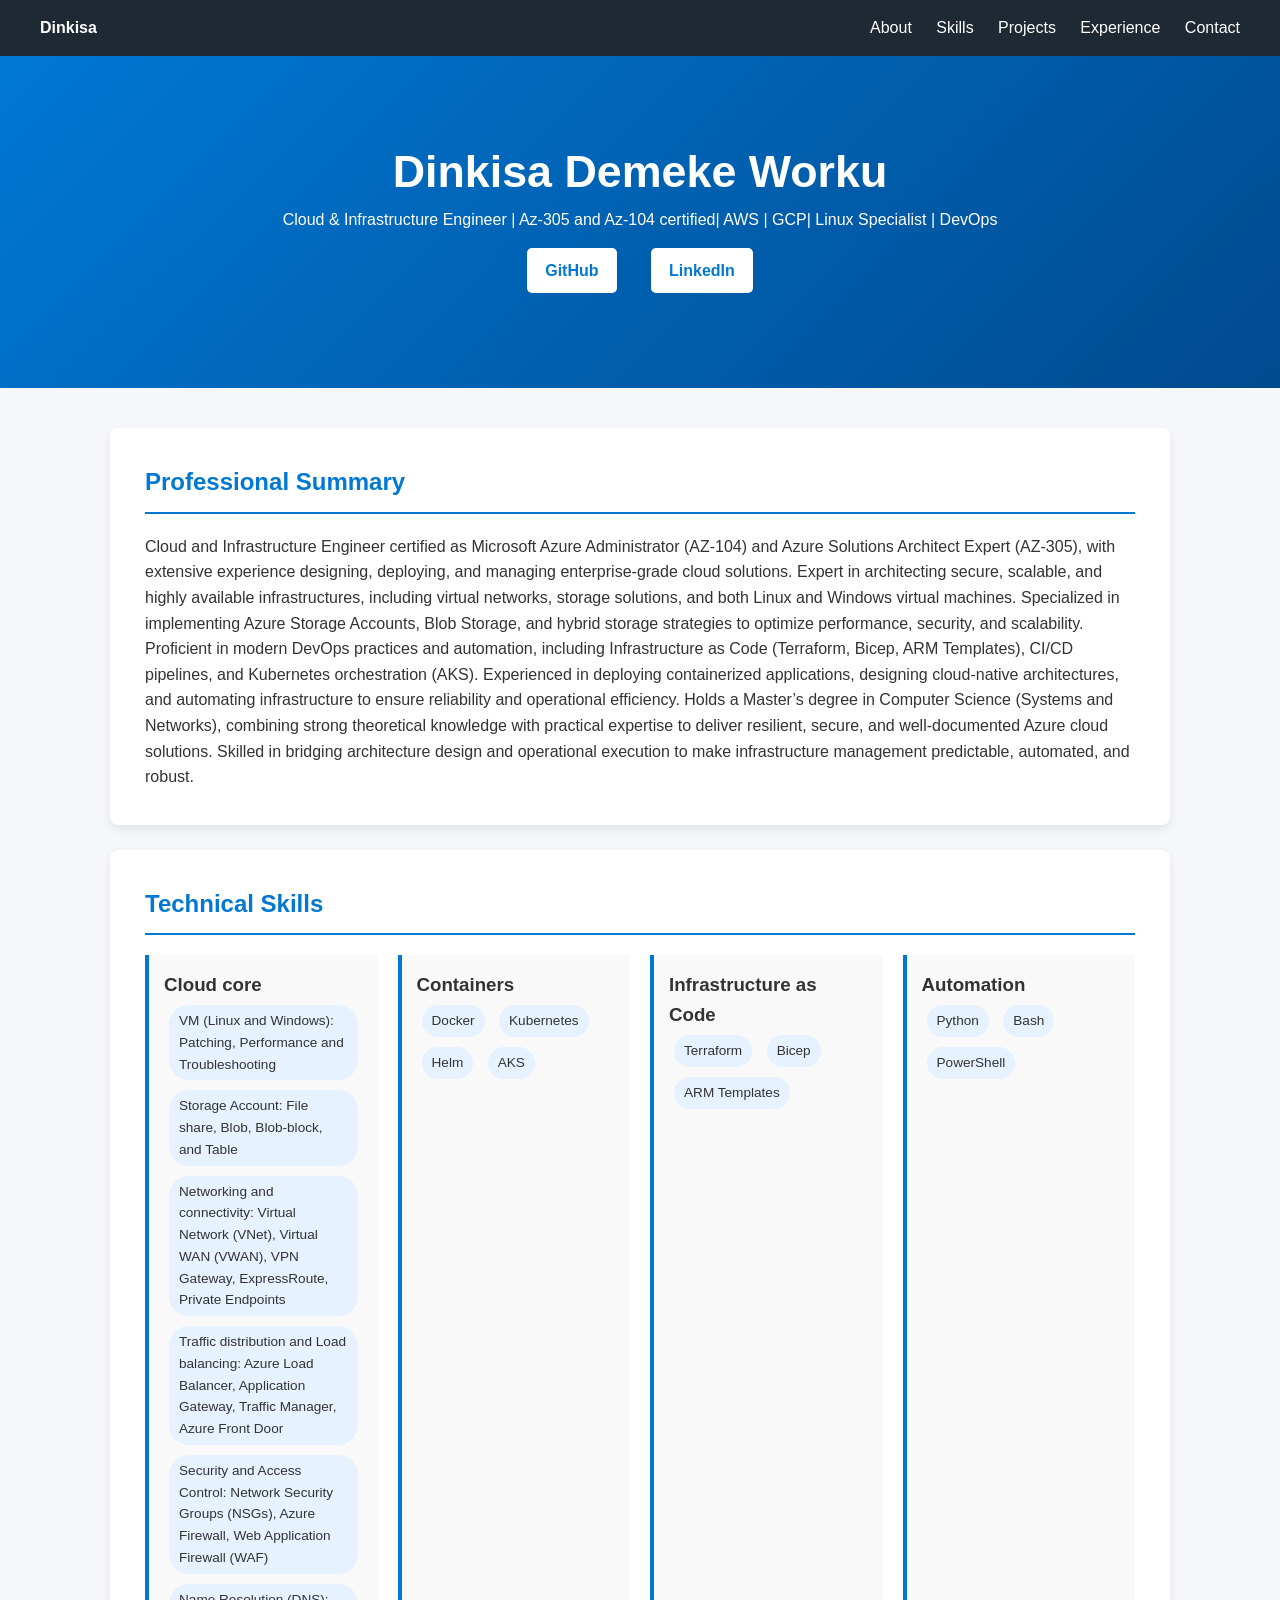
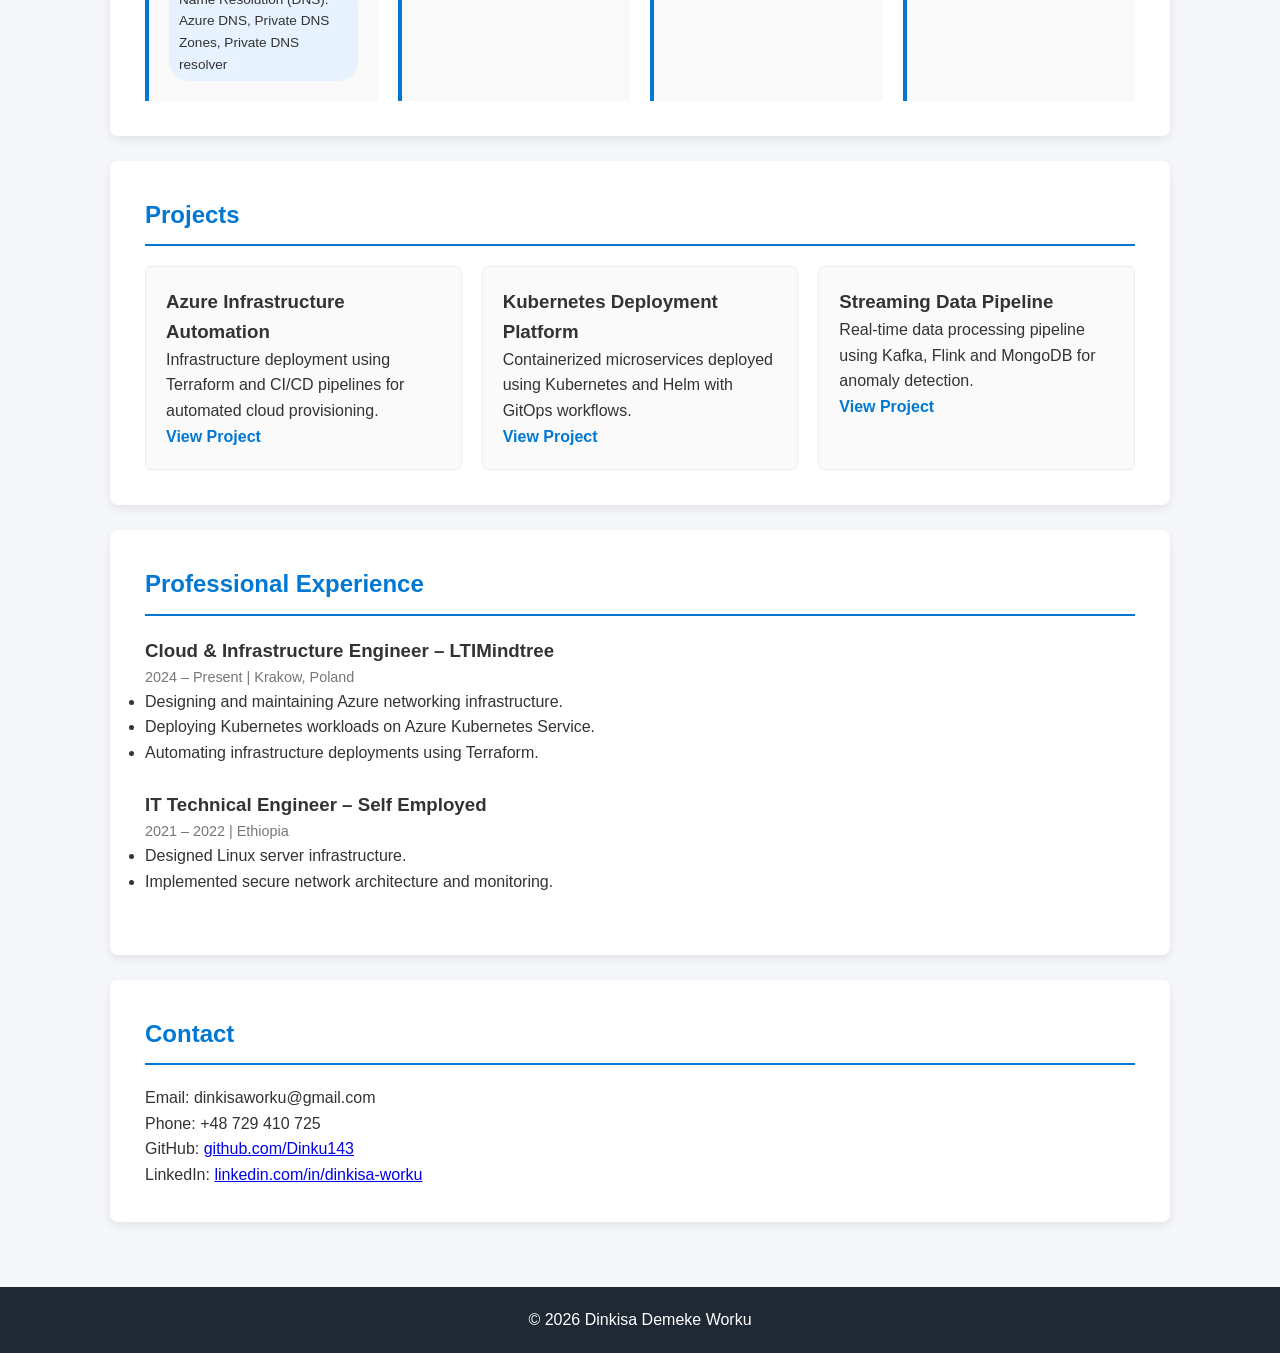
<file: full_portfolio.html>
<!DOCTYPE html>
<html lang="en">

<head>
<meta charset="UTF-8">
<meta name="viewport" content="width=device-width, initial-scale=1.0">

<title>Dinkisa Demeke Worku | Cloud Engineer</title>

<link rel="stylesheet" href="style.css">

</head>

<body>

<!-- NAVIGATION -->

<nav>
<div class="logo">Dinkisa</div>

<div class="nav-links">
<a href="#about">About</a>
<a href="#skills">Skills</a>
<a href="#projects">Projects</a>
<a href="#experience">Experience</a>
<a href="#contact">Contact</a>
</div>
</nav>

<!-- HERO -->

<header>

<h1>Dinkisa Demeke Worku</h1>

<p>Cloud & Infrastructure Engineer | Az-305 and Az-104 certified| AWS | GCP| Linux Specialist | DevOps</p>

<div class="hero-buttons">

<a href="https://github.com/Dinku143" target="_blank">GitHub</a>

<a href="https://linkedin.com/in/dinkisa-worku-a43b68253/" target="_blank">LinkedIn</a>

</div>

</header>

<div class="container">

<!-- ABOUT -->

<section id="about">

<h2>Professional Summary</h2>

<p>
Cloud and Infrastructure Engineer certified as Microsoft Azure Administrator (AZ-104) and Azure Solutions Architect Expert (AZ-305), 
with extensive experience designing, deploying, and managing enterprise-grade cloud solutions. Expert in architecting secure, scalable, 
and highly available infrastructures, including virtual networks, storage solutions, and both Linux and Windows virtual machines. 
Specialized in implementing Azure Storage Accounts, Blob Storage, and hybrid storage strategies to optimize performance, security, and scalability.

Proficient in modern DevOps practices and automation, including Infrastructure as Code (Terraform, Bicep, ARM Templates), CI/CD pipelines, and Kubernetes orchestration (AKS). 
Experienced in deploying containerized applications, designing cloud-native architectures, and automating infrastructure to ensure reliability and operational efficiency.

Holds a Master’s degree in Computer Science (Systems and Networks), combining strong theoretical knowledge with practical expertise to deliver 
resilient, secure, and well-documented Azure cloud solutions. Skilled in bridging architecture design and operational execution to make infrastructure management predictable, automated, and robust.
</p>

</section>

<!-- SKILLS -->

<section id="skills">

<h2>Technical Skills</h2>

<div class="skills-grid">

<div class="skill-card">

<h3>Cloud core</h3>

<span>VM (Linux and Windows): Patching, Performance and Troubleshooting </span>
<span>Storage Account: File share, Blob, Blob-block, and Table </span>

<span>Networking and connectivity: Virtual Network
(VNet), Virtual WAN (VWAN), VPN Gateway,
ExpressRoute, Private Endpoints</span>
<span>Traffic distribution and Load balancing: Azure Load
Balancer, Application Gateway, Traffic Manager, Azure
Front Door</span>
<span>Security and Access Control: Network Security
Groups (NSGs), Azure Firewall, Web Application
Firewall (WAF)</span>
<span>Name Resolution (DNS): Azure DNS, Private DNS
Zones, Private DNS resolver</span>
 
</div>

<div class="skill-card">

<h3>Containers</h3>

<span>Docker</span>
<span>Kubernetes</span>
<span>Helm</span>
<span>AKS</span>

</div>

<div class="skill-card">

<h3>Infrastructure as Code</h3>

<span>Terraform</span>
<span>Bicep</span>
<span>ARM Templates</span>

</div>

<div class="skill-card">

<h3>Automation</h3>

<span>Python</span>
<span>Bash</span>
<span>PowerShell</span>

</div>

</div>

</section>

<!-- PROJECTS -->

<section id="projects">

<h2>Projects</h2>

<div class="project-grid">

<div class="project-card">

<h3>Azure Infrastructure Automation</h3>

<p>
Infrastructure deployment using Terraform and CI/CD pipelines
for automated cloud provisioning.
</p>

<a href="https://github.com/Dinku143" target="_blank">View Project</a>

</div>

<div class="project-card">

<h3>Kubernetes Deployment Platform</h3>

<p>
Containerized microservices deployed using Kubernetes and Helm
with GitOps workflows.
</p>

<a href="https://github.com/Dinku143" target="_blank">View Project</a>

</div>

<div class="project-card">

<h3>Streaming Data Pipeline</h3>

<p>
Real-time data processing pipeline using Kafka, Flink and MongoDB
for anomaly detection.
</p>

<a href="https://github.com/Dinku143" target="_blank">View Project</a>

</div>

</div>

</section>

<!-- EXPERIENCE -->

<section id="experience">

<h2>Professional Experience</h2>

<div class="job">

<h3>Cloud & Infrastructure Engineer – LTIMindtree</h3>

<p class="date">2024 – Present | Krakow, Poland</p>

<ul>

<li>Designing and maintaining Azure networking infrastructure.</li>

<li>Deploying Kubernetes workloads on Azure Kubernetes Service.</li>

<li>Automating infrastructure deployments using Terraform.</li>

</ul>

</div>

<div class="job">

<h3>IT Technical Engineer – Self Employed</h3>

<p class="date">2021 – 2022 | Ethiopia</p>

<ul>

<li>Designed Linux server infrastructure.</li>

<li>Implemented secure network architecture and monitoring.</li>

</ul>

</div>

</section>

<!-- CONTACT -->

<section id="contact">

<h2>Contact</h2>

<p>Email: dinkisaworku@gmail.com</p>

<p>Phone: +48 729 410 725</p>

<p>
GitHub: <a href="https://github.com/Dinku143">github.com/Dinku143</a>
</p>

<p>
LinkedIn:
<a href="https://linkedin.com/in/dinkisa-worku-a43b68253/">
linkedin.com/in/dinkisa-worku
</a>
</p>

</section>

</div>

<footer>

<p>© 2026 Dinkisa Demeke Worku</p>

</footer>

</body>

</html>

<!--
This is a complete HTML document for a personal portfolio website. It includes sections for navigation, a hero header, about, skills, projects, experience, and contact information. The structure is organized with
-->

 <!-- adding comment to check the status of git -->
<!-- another comment -->
</file>
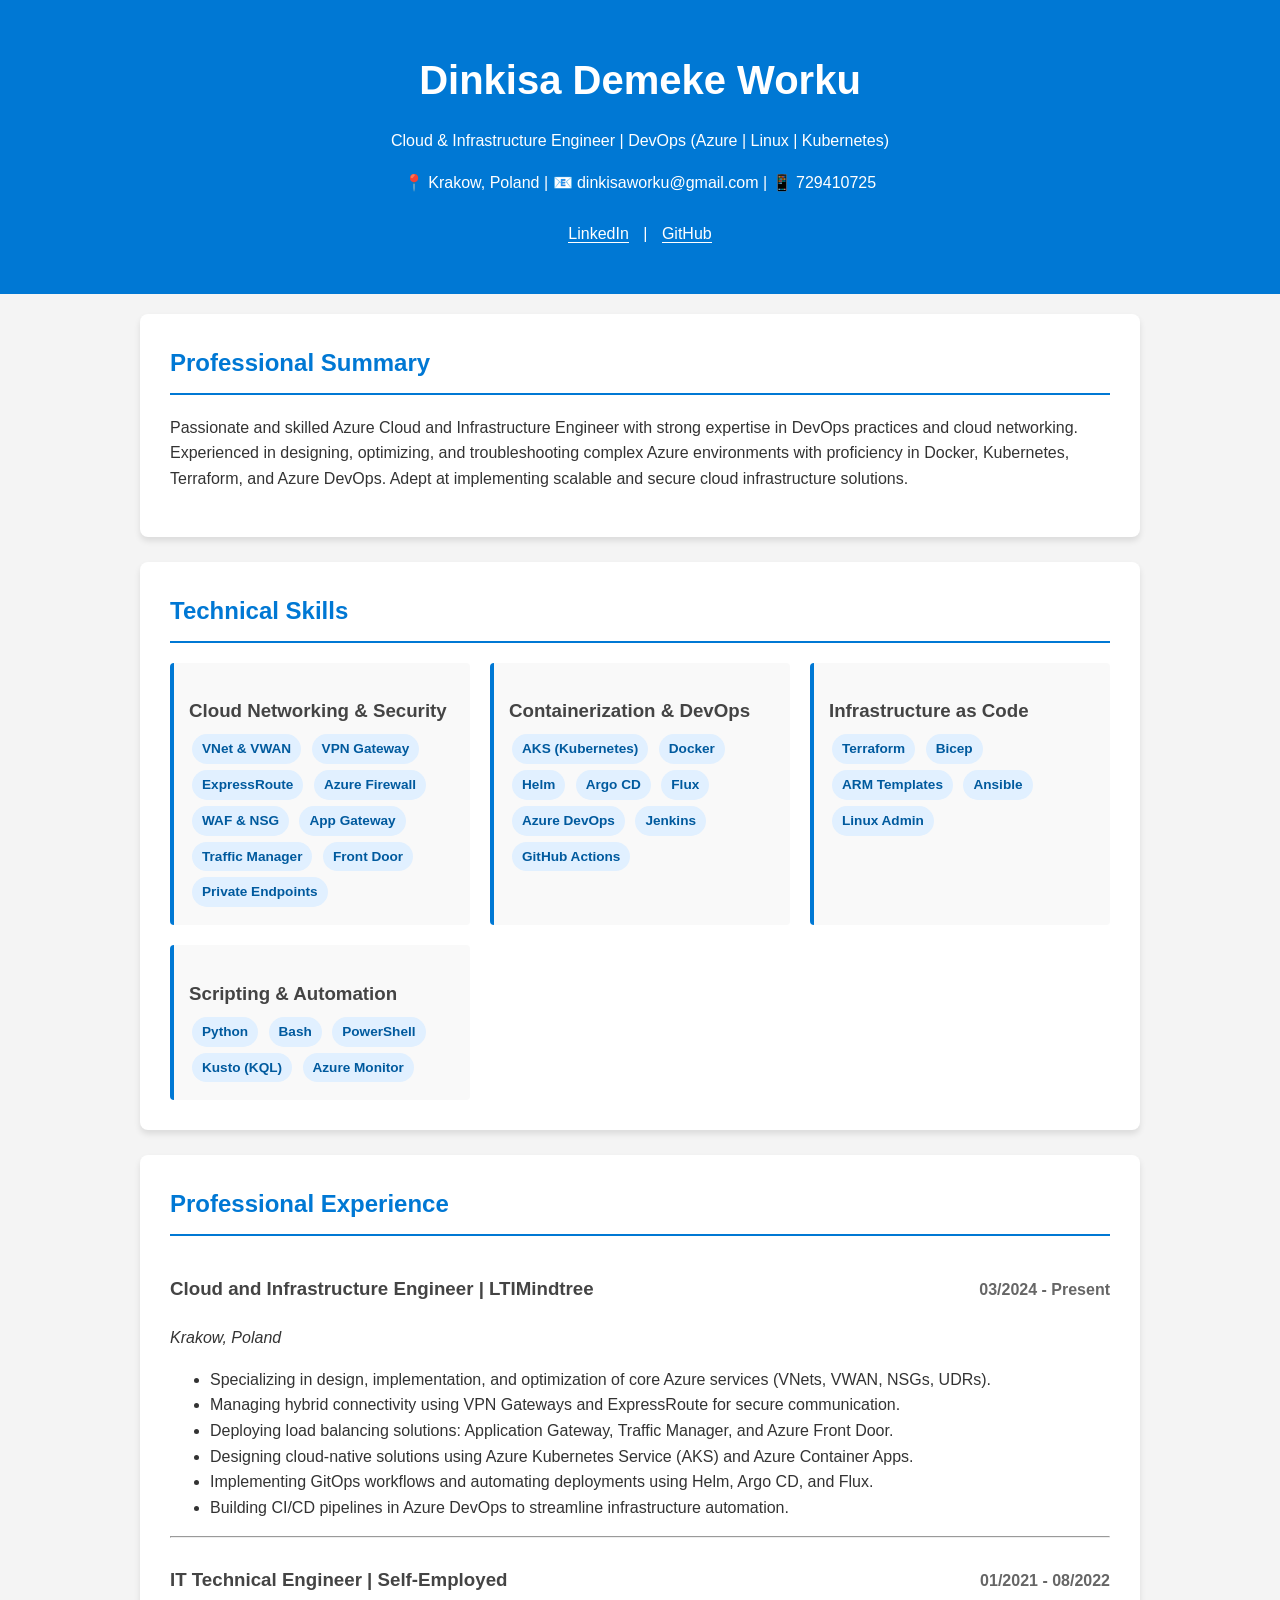
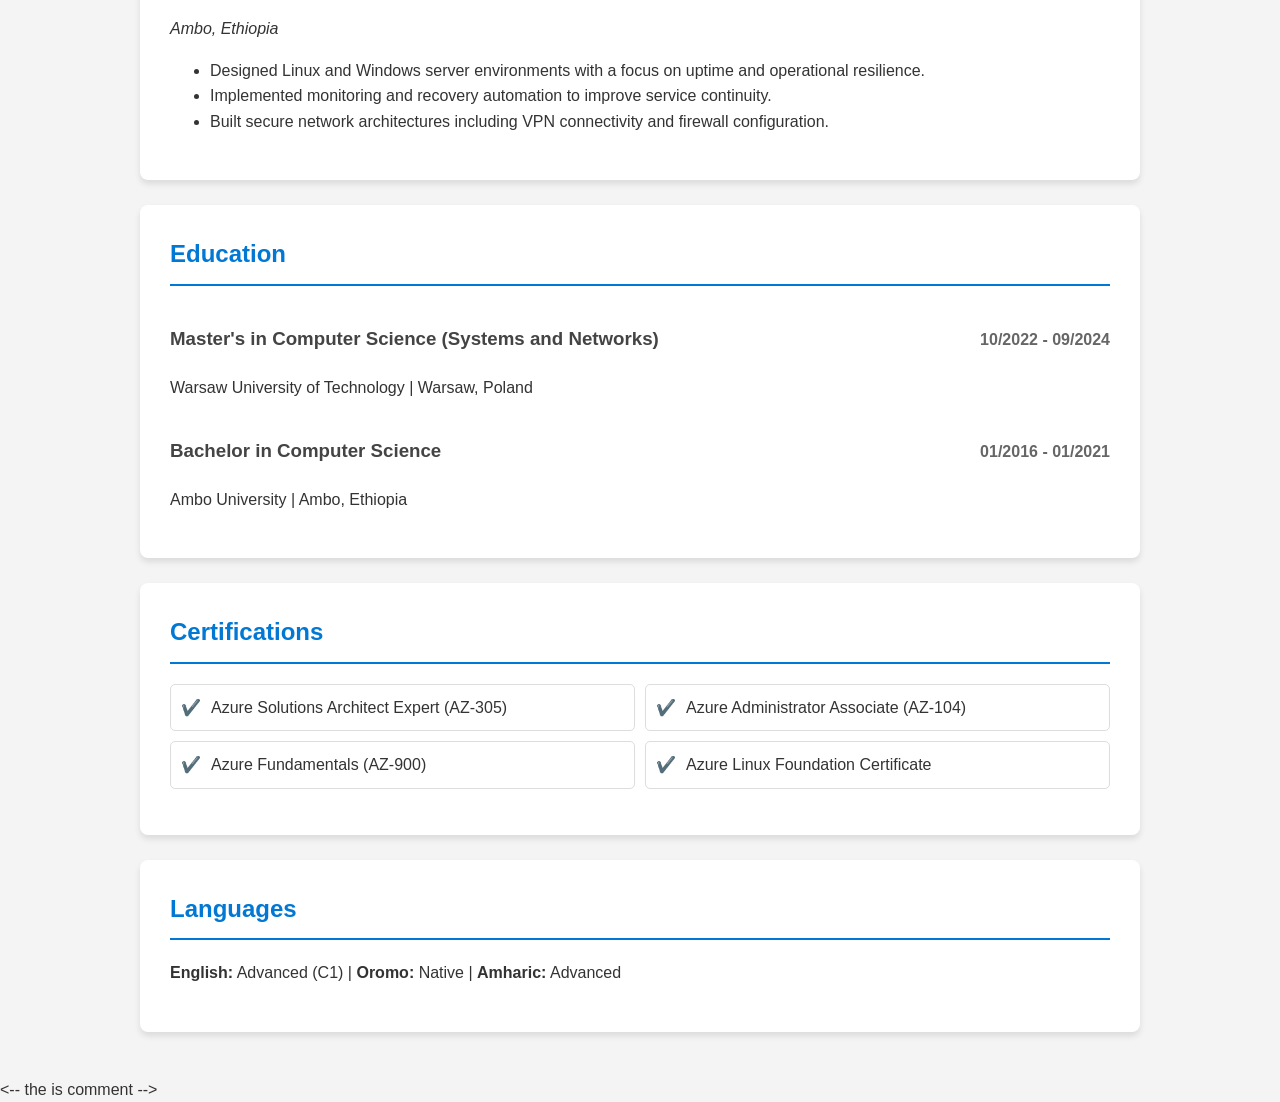
<file: my_portfolio.html>
<!DOCTYPE html>
<html lang="en">
<head>
    <meta charset="UTF-8">
    <meta name="viewport" content="width=device-width, initial-scale=1.0">
    <title>Dinkisa Demeke Worku | Cloud & Infrastructure Engineer</title>
    <style>
        :root {
            --azure-blue: #0078d4;
            --dark-bg: #212121;
            --light-gray: #f4f4f4;
            --text-main: #333;
        }
        body { font-family: 'Segoe UI', Tahoma, Geneva, Verdana, sans-serif; line-height: 1.6; color: var(--text-main); margin: 0; padding: 0; background-color: var(--light-gray); }
        header { background: var(--azure-blue); color: white; padding: 3rem 1rem; text-align: center; }
        .container { max-width: 1000px; margin: 0 auto; padding: 20px; }
        .section { background: white; padding: 30px; margin-bottom: 25px; border-radius: 8px; box-shadow: 0 4px 6px rgba(0,0,0,0.1); }
        h1 { margin: 0; font-size: 2.5rem; }
        h2 { color: var(--azure-blue); border-bottom: 2px solid var(--azure-blue); padding-bottom: 10px; margin-top: 0; }
        h3 { margin-bottom: 5px; color: #444; }
        .contact-info { margin-top: 15px; font-weight: 500; }
        .contact-info a { color: white; text-decoration: none; margin: 0 10px; border-bottom: 1px solid white; }
        .skills-grid { display: grid; grid-template-columns: repeat(auto-fit, minmax(300px, 1fr)); gap: 20px; }
        .skill-category { background: #f9f9f9; padding: 15px; border-left: 4px solid var(--azure-blue); border-radius: 4px; }
        .tag { display: inline-block; background: #e1f0ff; color: #005a9e; padding: 4px 10px; border-radius: 20px; font-size: 0.85rem; margin: 3px; font-weight: 600; }
        .exp-header { display: flex; justify-content: space-between; align-items: baseline; flex-wrap: wrap; }
        .date { font-weight: bold; color: #666; }
        .cert-list { list-style: none; padding: 0; display: grid; grid-template-columns: 1fr 1fr; gap: 10px; }
        .cert-item { background: #fff; border: 1px solid #ddd; padding: 10px; border-radius: 5px; display: flex; align-items: center; }
        .cert-item::before { content: "✔️"; margin-right: 10px; color: var(--azure-blue); }
    </style>
</head>
<body>

<header>
    <h1>Dinkisa Demeke Worku</h1>
    <p>Cloud & Infrastructure Engineer | DevOps (Azure | Linux | Kubernetes)</p>
    <div class="contact-info">
        📍 Krakow, Poland | 📧 dinkisaworku@gmail.com | 📱 729410725 <br><br>
        <a href="https://linkedin.com/in/dinkisa-worku-a43b68253/">LinkedIn</a> | 
        <a href="https://github.com/Dinku143">GitHub</a>
    </div>
</header>

<div class="container">

    <section class="section">
        <h2>Professional Summary</h2>
        <p>Passionate and skilled Azure Cloud and Infrastructure Engineer with strong expertise in DevOps practices and cloud networking. Experienced in designing, optimizing, and troubleshooting complex Azure environments with proficiency in Docker, Kubernetes, Terraform, and Azure DevOps. Adept at implementing scalable and secure cloud infrastructure solutions.</p>
    </section>

    <section class="section">
        <h2>Technical Skills</h2>
        <div class="skills-grid">
            <div class="skill-category">
                <h3>Cloud Networking & Security</h3>
                <span class="tag">VNet & VWAN</span> <span class="tag">VPN Gateway</span> <span class="tag">ExpressRoute</span> 
                <span class="tag">Azure Firewall</span> <span class="tag">WAF & NSG</span> <span class="tag">App Gateway</span>
                <span class="tag">Traffic Manager</span> <span class="tag">Front Door</span> <span class="tag">Private Endpoints</span>
            </div>
            <div class="skill-category">
                <h3>Containerization & DevOps</h3>
                <span class="tag">AKS (Kubernetes)</span> <span class="tag">Docker</span> <span class="tag">Helm</span> 
                <span class="tag">Argo CD</span> <span class="tag">Flux</span> <span class="tag">Azure DevOps</span> 
                <span class="tag">Jenkins</span> <span class="tag">GitHub Actions</span>
            </div>
            <div class="skill-category">
                <h3>Infrastructure as Code</h3>
                <span class="tag">Terraform</span> <span class="tag">Bicep</span> <span class="tag">ARM Templates</span> 
                <span class="tag">Ansible</span> <span class="tag">Linux Admin</span>
            </div>
            <div class="skill-category">
                <h3>Scripting & Automation</h3>
                <span class="tag">Python</span> <span class="tag">Bash</span> <span class="tag">PowerShell</span> 
                <span class="tag">Kusto (KQL)</span> <span class="tag">Azure Monitor</span>
            </div>
        </div>
    </section>

    <section class="section">
        <h2>Professional Experience</h2>
        
        <div class="experience-item">
            <div class="exp-header">
                <h3>Cloud and Infrastructure Engineer | LTIMindtree</h3>
                <span class="date">03/2024 - Present</span>
            </div>
            <p><em>Krakow, Poland</em></p>
            <ul>
                <li>Specializing in design, implementation, and optimization of core Azure services (VNets, VWAN, NSGs, UDRs).</li>
                <li>Managing hybrid connectivity using VPN Gateways and ExpressRoute for secure communication.</li>
                <li>Deploying load balancing solutions: Application Gateway, Traffic Manager, and Azure Front Door.</li>
                <li>Designing cloud-native solutions using Azure Kubernetes Service (AKS) and Azure Container Apps.</li>
                <li>Implementing GitOps workflows and automating deployments using Helm, Argo CD, and Flux.</li>
                <li>Building CI/CD pipelines in Azure DevOps to streamline infrastructure automation.</li>
            </ul>
        </div>

        <hr>

        <div class="experience-item">
            <div class="exp-header">
                <h3>IT Technical Engineer | Self-Employed</h3>
                <span class="date">01/2021 - 08/2022</span>
            </div>
            <p><em>Ambo, Ethiopia</em></p>
            <ul>
                <li>Designed Linux and Windows server environments with a focus on uptime and operational resilience.</li>
                <li>Implemented monitoring and recovery automation to improve service continuity.</li>
                <li>Built secure network architectures including VPN connectivity and firewall configuration.</li>
            </ul>
        </div>
    </section>

    <section class="section">
        <h2>Education</h2>
        <div class="exp-header">
            <h3>Master's in Computer Science (Systems and Networks)</h3>
            <span class="date">10/2022 - 09/2024</span>
        </div>
        <p>Warsaw University of Technology | Warsaw, Poland</p>

        <div class="exp-header">
            <h3>Bachelor in Computer Science</h3>
            <span class="date">01/2016 - 01/2021</span>
        </div>
        <p>Ambo University | Ambo, Ethiopia</p>
    </section>

    <section class="section">
        <h2>Certifications</h2>
        <ul class="cert-list">
            <li class="cert-item">Azure Solutions Architect Expert (AZ-305)</li>
            <li class="cert-item">Azure Administrator Associate (AZ-104)</li>
            <li class="cert-item">Azure Fundamentals (AZ-900)</li>
            <li class="cert-item">Azure Linux Foundation Certificate</li>
        </ul>
    </section>

    <section class="section">
        <h2>Languages</h2>
        <p><strong>English:</strong> Advanced (C1) | <strong>Oromo:</strong> Native | <strong>Amharic:</strong> Advanced</p>
    </section>

</div>

</body>
</html>

<-- the is comment -->
</file>
<file: style.css>
*{
margin:0;
padding:0;
box-sizing:border-box;
font-family:Segoe UI, Arial;
}

body{
background:#f5f7fa;
color:#333;
line-height:1.6;
}

/* NAVBAR */

nav{
display:flex;
justify-content:space-between;
align-items:center;
padding:15px 40px;
background:#1f2933;
color:white;
}

nav a{
color:white;
text-decoration:none;
margin-left:20px;
}

.logo{
font-weight:bold;
}

/* HERO */

header{
text-align:center;
padding:80px 20px;
background:linear-gradient(135deg,#0078d4,#004a8f);
color:white;
}

header h1{
font-size:2.8rem;
}

.hero-buttons a{
display:inline-block;
margin:15px;
padding:10px 18px;
background:white;
color:#0078d4;
text-decoration:none;
border-radius:5px;
font-weight:bold;
}

/* CONTAINER */

.container{
max-width:1100px;
margin:auto;
padding:40px 20px;
}

section{
background:white;
padding:35px;
margin-bottom:25px;
border-radius:8px;
box-shadow:0 4px 10px rgba(0,0,0,0.08);
}

h2{
color:#0078d4;
margin-bottom:20px;
border-bottom:2px solid #0078d4;
padding-bottom:10px;
}

/* SKILLS */

.skills-grid{
display:grid;
grid-template-columns:repeat(auto-fit,minmax(220px,1fr));
gap:20px;
}

.skill-card{
background:#f9f9f9;
padding:15px;
border-left:4px solid #0078d4;
}

.skill-card span{
display:inline-block;
background:#e6f2ff;
padding:5px 10px;
margin:5px;
border-radius:20px;
font-size:0.85rem;
}

/* PROJECTS */

.project-grid{
display:grid;
grid-template-columns:repeat(auto-fit,minmax(260px,1fr));
gap:20px;
}

.project-card{
padding:20px;
border:1px solid #eee;
border-radius:6px;
background:#fafafa;
transition:0.3s;
}

.project-card:hover{
transform:translateY(-5px);
box-shadow:0 5px 15px rgba(0,0,0,0.1);
}

.project-card a{
color:#0078d4;
font-weight:bold;
text-decoration:none;
}

/* EXPERIENCE */

.job{
margin-bottom:25px;
}

.date{
color:#777;
font-size:0.9rem;
}

/* FOOTER */

footer{
text-align:center;
background:#1f2933;
color:white;
padding:20px;
}
</file>
